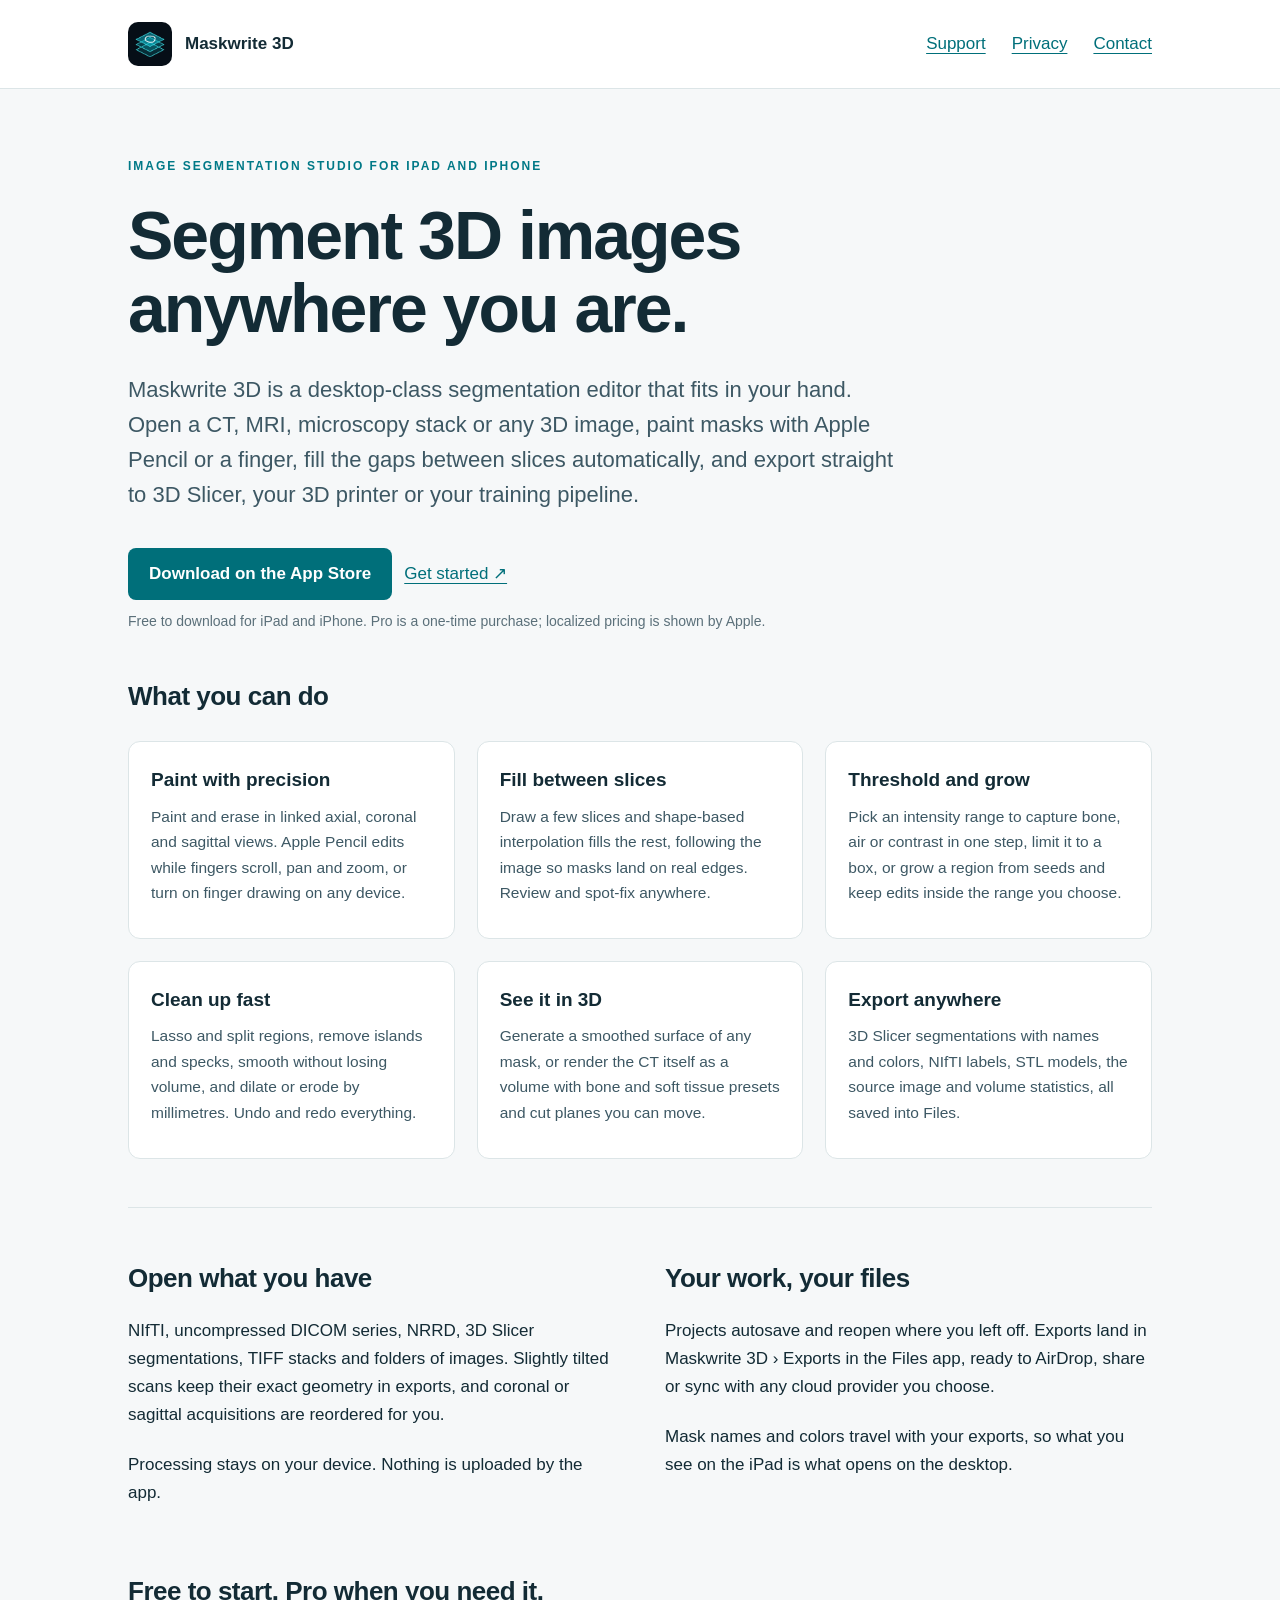
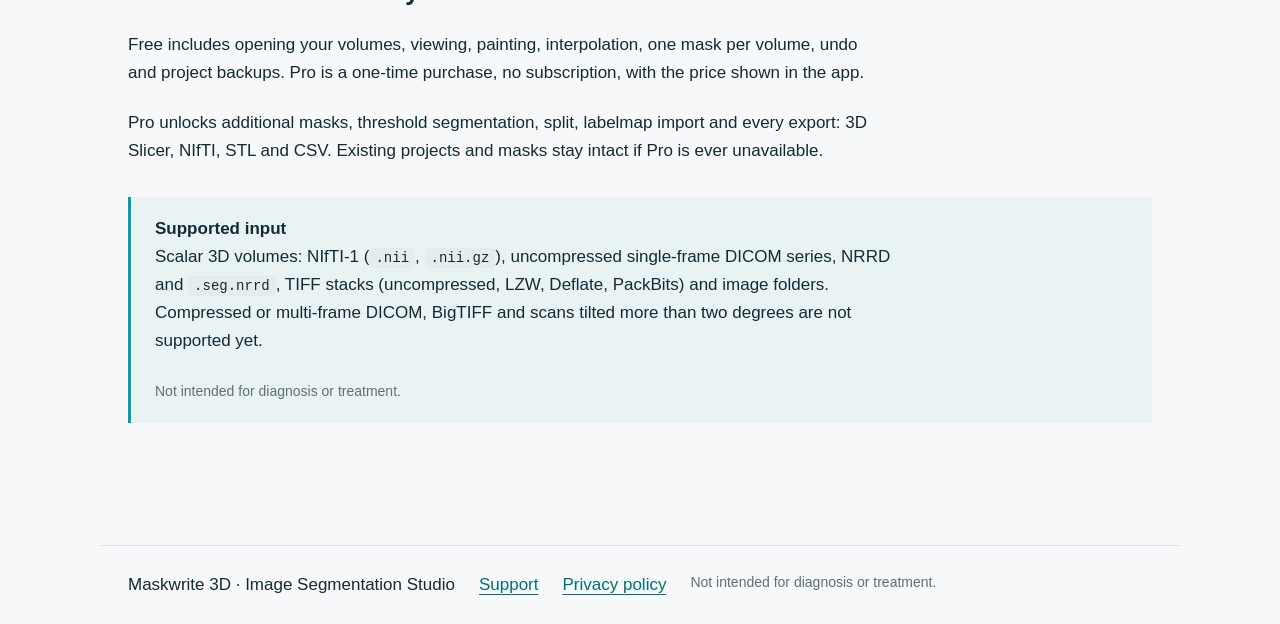
<file: index.html>
<!doctype html><html lang="en"><head><meta charset="utf-8"><meta name="viewport" content="width=device-width,initial-scale=1"><meta name="description" content="Maskwrite 3D: 3D image segmentation for iPad and iPhone. Paint masks with Apple Pencil, interpolate between slices, and export to 3D Slicer or STL."><title>Image Segmentation Studio · Maskwrite 3D</title><link rel="icon" href="icon.png"><link rel="stylesheet" href="style.css"></head><body><header><nav aria-label="Main navigation"><a class="brand" href="./"><img src="./icon.png" alt="">Maskwrite 3D</a><a href="./support/">Support</a><a href="./privacy/">Privacy</a><a href="mailto:MaskWrite3D@outlook.com">Contact</a></nav></header><main><p class="eyebrow">Image Segmentation Studio for iPad and iPhone</p><h1>Segment 3D images<br>anywhere you are.</h1><p class="lead">Maskwrite 3D is a desktop-class segmentation editor that fits in your hand. Open a CT, MRI, microscopy stack or any 3D image, paint masks with Apple Pencil or a finger, fill the gaps between slices automatically, and export straight to 3D Slicer, your 3D printer or your training pipeline.</p><a class="button" href="https://apps.apple.com/us/app/maskwrite-3d/id6829152716">Download on the App Store</a><a href="support/">Get started ↗</a><p class="muted">Free to download for iPad and iPhone. Pro is a one-time purchase; localized pricing is shown by Apple.</p>
<h2>What you can do</h2><div class="grid">
<section class="card"><h3>Paint with precision</h3><p>Paint and erase in linked axial, coronal and sagittal views. Apple Pencil edits while fingers scroll, pan and zoom, or turn on finger drawing on any device.</p></section>
<section class="card"><h3>Fill between slices</h3><p>Draw a few slices and shape-based interpolation fills the rest, following the image so masks land on real edges. Review and spot-fix anywhere.</p></section>
<section class="card"><h3>Threshold and grow</h3><p>Pick an intensity range to capture bone, air or contrast in one step, limit it to a box, or grow a region from seeds and keep edits inside the range you choose.</p></section>
<section class="card"><h3>Clean up fast</h3><p>Lasso and split regions, remove islands and specks, smooth without losing volume, and dilate or erode by millimetres. Undo and redo everything.</p></section>
<section class="card"><h3>See it in 3D</h3><p>Generate a smoothed surface of any mask, or render the CT itself as a volume with bone and soft tissue presets and cut planes you can move.</p></section>
<section class="card"><h3>Export anywhere</h3><p>3D Slicer segmentations with names and colors, NIfTI labels, STL models, the source image and volume statistics, all saved into Files.</p></section>
</div>
<div class="split"><section><h2>Open what you have</h2><p>NIfTI, uncompressed DICOM series, NRRD, 3D Slicer segmentations, TIFF stacks and folders of images. Slightly tilted scans keep their exact geometry in exports, and coronal or sagittal acquisitions are reordered for you.</p><p>Processing stays on your device. Nothing is uploaded by the app.</p></section><section><h2>Your work, your files</h2><p>Projects autosave and reopen where you left off. Exports land in Maskwrite 3D › Exports in the Files app, ready to AirDrop, share or sync with any cloud provider you choose.</p><p>Mask names and colors travel with your exports, so what you see on the iPad is what opens on the desktop.</p></section></div>
<h2>Free to start. Pro when you need it.</h2><p>Free includes opening your volumes, viewing, painting, interpolation, one mask per volume, undo and project backups. Pro is a one-time purchase, no subscription, with the price shown in the app.</p><p>Pro unlocks additional masks, threshold segmentation, split, labelmap import and every export: 3D Slicer, NIfTI, STL and CSV. Existing projects and masks stay intact if Pro is ever unavailable.</p>
<div class="note"><strong>Supported input</strong><p>Scalar 3D volumes: NIfTI-1 (<code>.nii</code>, <code>.nii.gz</code>), uncompressed single-frame DICOM series, NRRD and <code>.seg.nrrd</code>, TIFF stacks (uncompressed, LZW, Deflate, PackBits) and image folders. Compressed or multi-frame DICOM, BigTIFF and scans tilted more than two degrees are not supported yet.</p><span class="muted">Not intended for diagnosis or treatment.</span></div></main><footer><span>Maskwrite 3D · Image Segmentation Studio</span><a href="./support/">Support</a><a href="./privacy/">Privacy policy</a><span class="muted">Not intended for diagnosis or treatment.</span></footer></body></html>
</file>
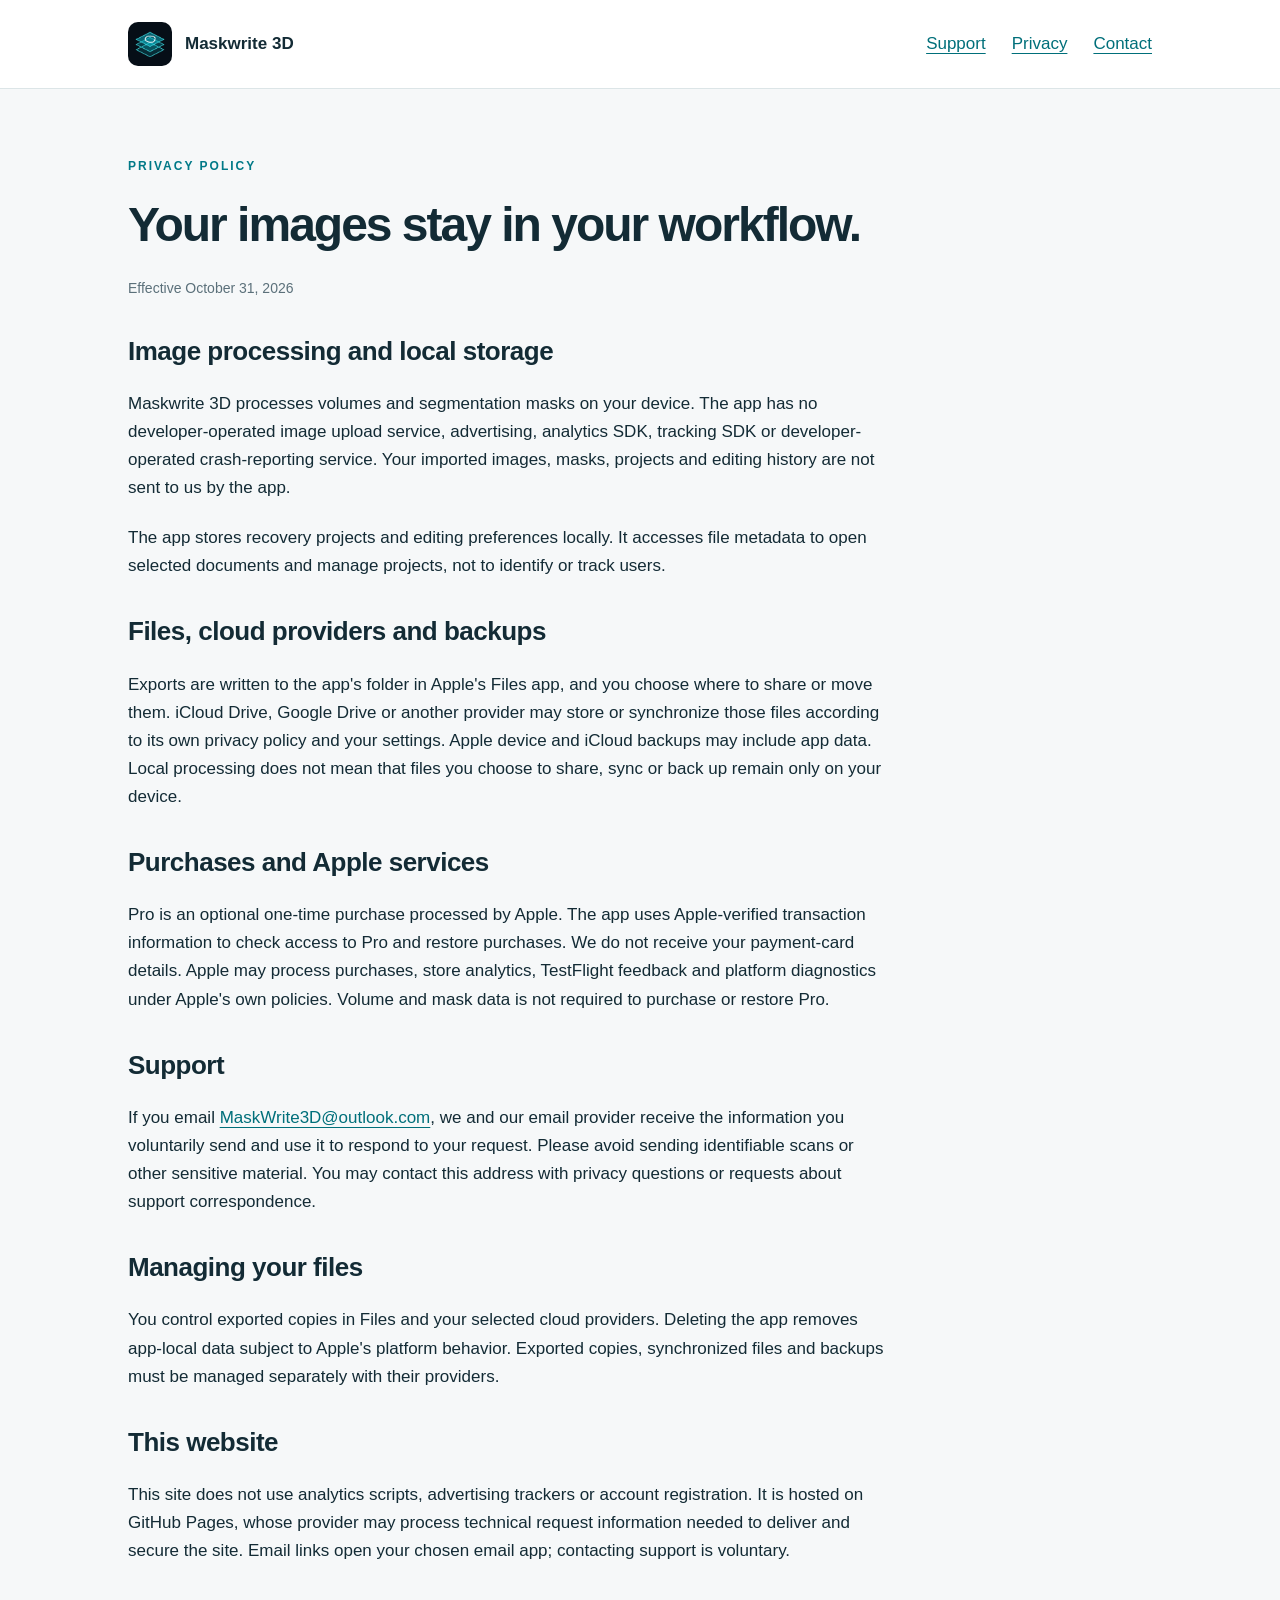
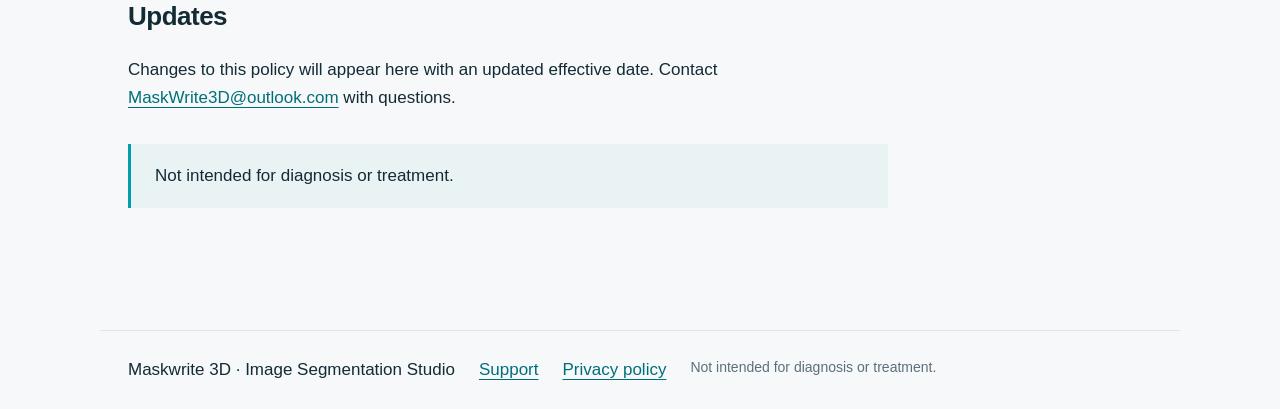
<file: privacy/index.html>
<!doctype html><html lang="en"><head><meta charset="utf-8"><meta name="viewport" content="width=device-width,initial-scale=1"><meta name="description" content="Maskwrite 3D: 3D image segmentation for iPad and iPhone. Paint masks with Apple Pencil, interpolate between slices, and export to 3D Slicer or STL."><title>Privacy policy · Maskwrite 3D</title><link rel="icon" href="../icon.png"><link rel="stylesheet" href="../style.css"></head><body><header><nav aria-label="Main navigation"><a class="brand" href="../"><img src="../icon.png" alt="">Maskwrite 3D</a><a href="../support/">Support</a><a href="../privacy/">Privacy</a><a href="mailto:MaskWrite3D@outlook.com">Contact</a></nav></header><main><article class="legal"><p class="eyebrow">Privacy policy</p><h1>Your images stay in your workflow.</h1><p class="muted">Effective October 31, 2026</p><h2>Image processing and local storage</h2><p>Maskwrite 3D processes volumes and segmentation masks on your device. The app has no developer-operated image upload service, advertising, analytics SDK, tracking SDK or developer-operated crash-reporting service. Your imported images, masks, projects and editing history are not sent to us by the app.</p><p>The app stores recovery projects and editing preferences locally. It accesses file metadata to open selected documents and manage projects, not to identify or track users.</p><h2>Files, cloud providers and backups</h2><p>Exports are written to the app's folder in Apple's Files app, and you choose where to share or move them. iCloud Drive, Google Drive or another provider may store or synchronize those files according to its own privacy policy and your settings. Apple device and iCloud backups may include app data. Local processing does not mean that files you choose to share, sync or back up remain only on your device.</p><h2>Purchases and Apple services</h2><p>Pro is an optional one-time purchase processed by Apple. The app uses Apple-verified transaction information to check access to Pro and restore purchases. We do not receive your payment-card details. Apple may process purchases, store analytics, TestFlight feedback and platform diagnostics under Apple's own policies. Volume and mask data is not required to purchase or restore Pro.</p><h2>Support</h2><p>If you email <a href="mailto:MaskWrite3D@outlook.com">MaskWrite3D@outlook.com</a>, we and our email provider receive the information you voluntarily send and use it to respond to your request. Please avoid sending identifiable scans or other sensitive material. You may contact this address with privacy questions or requests about support correspondence.</p><h2>Managing your files</h2><p>You control exported copies in Files and your selected cloud providers. Deleting the app removes app-local data subject to Apple's platform behavior. Exported copies, synchronized files and backups must be managed separately with their providers.</p><h2>This website</h2><p>This site does not use analytics scripts, advertising trackers or account registration. It is hosted on GitHub Pages, whose provider may process technical request information needed to deliver and secure the site. Email links open your chosen email app; contacting support is voluntary.</p><h2>Updates</h2><p>Changes to this policy will appear here with an updated effective date. Contact <a href="mailto:MaskWrite3D@outlook.com">MaskWrite3D@outlook.com</a> with questions.</p><p class="note">Not intended for diagnosis or treatment.</p></article></main><footer><span>Maskwrite 3D · Image Segmentation Studio</span><a href="../support/">Support</a><a href="../privacy/">Privacy policy</a><span class="muted">Not intended for diagnosis or treatment.</span></footer></body></html>
</file>
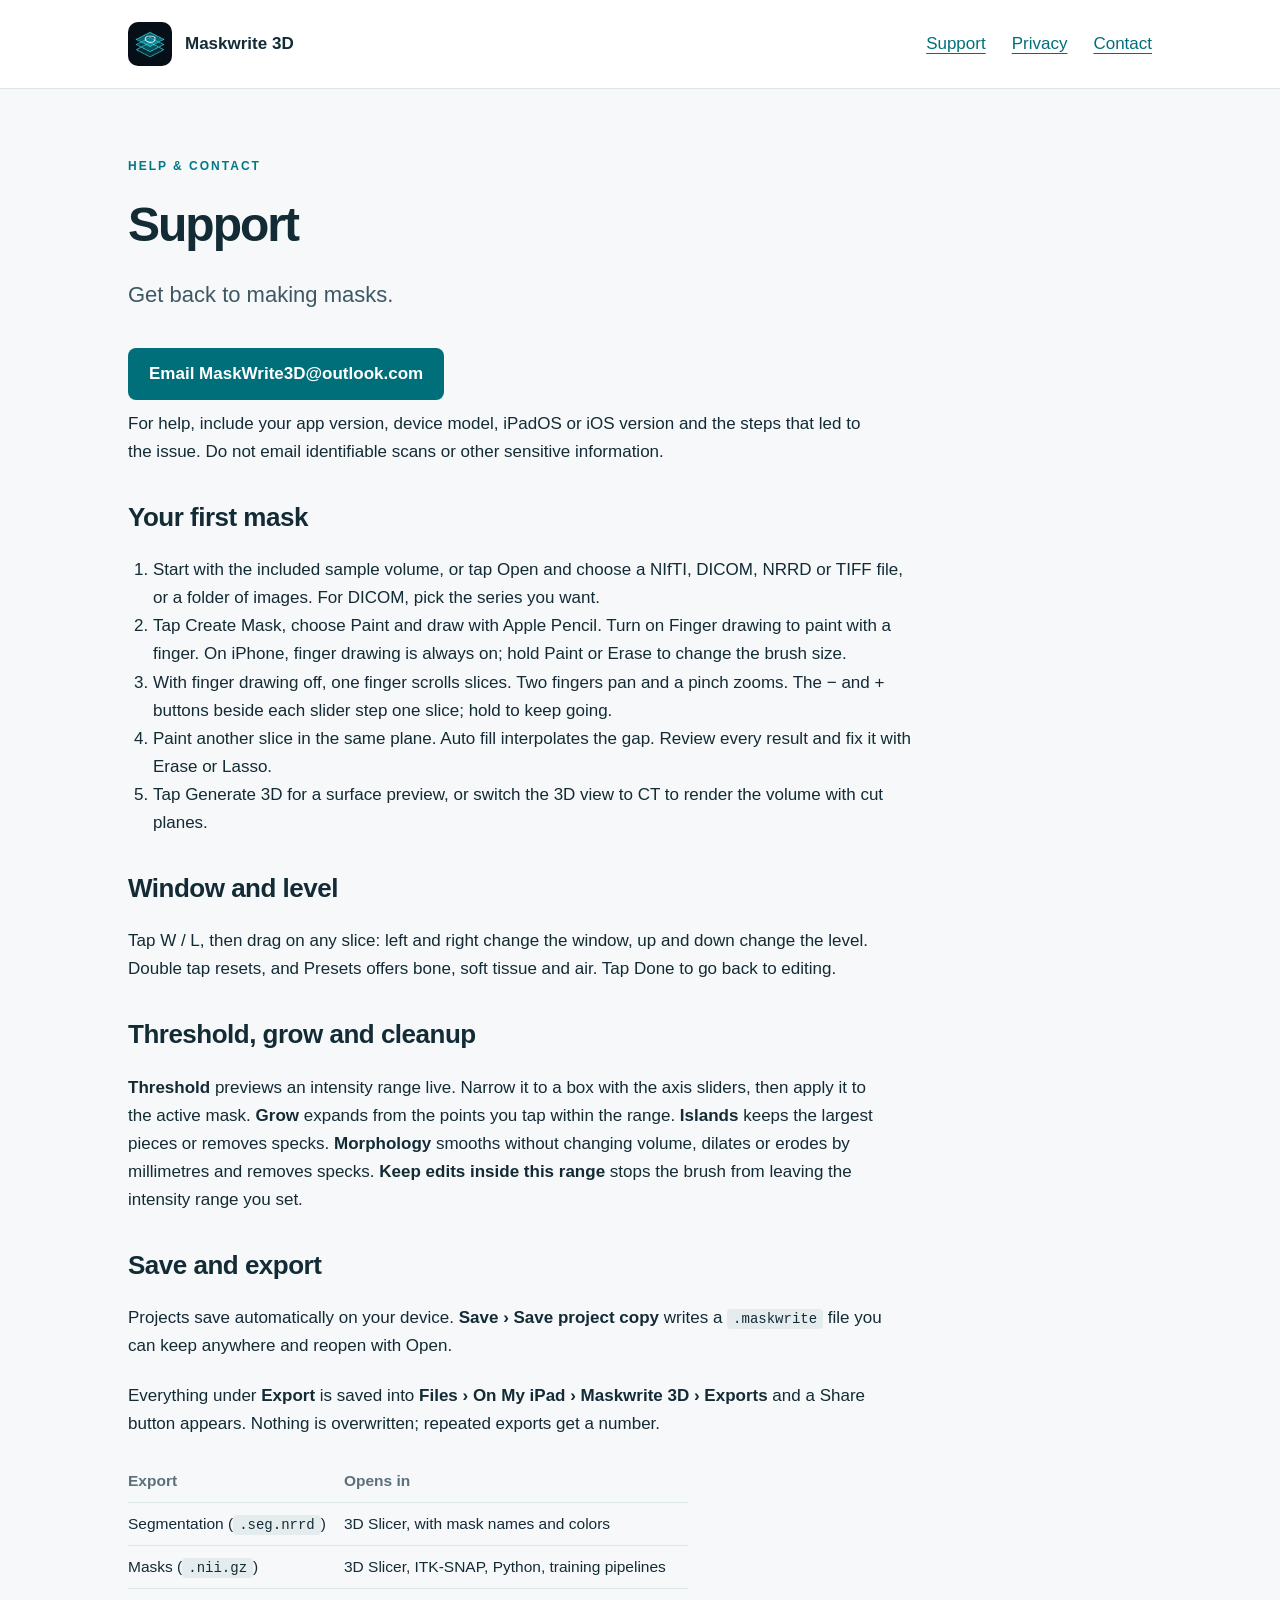
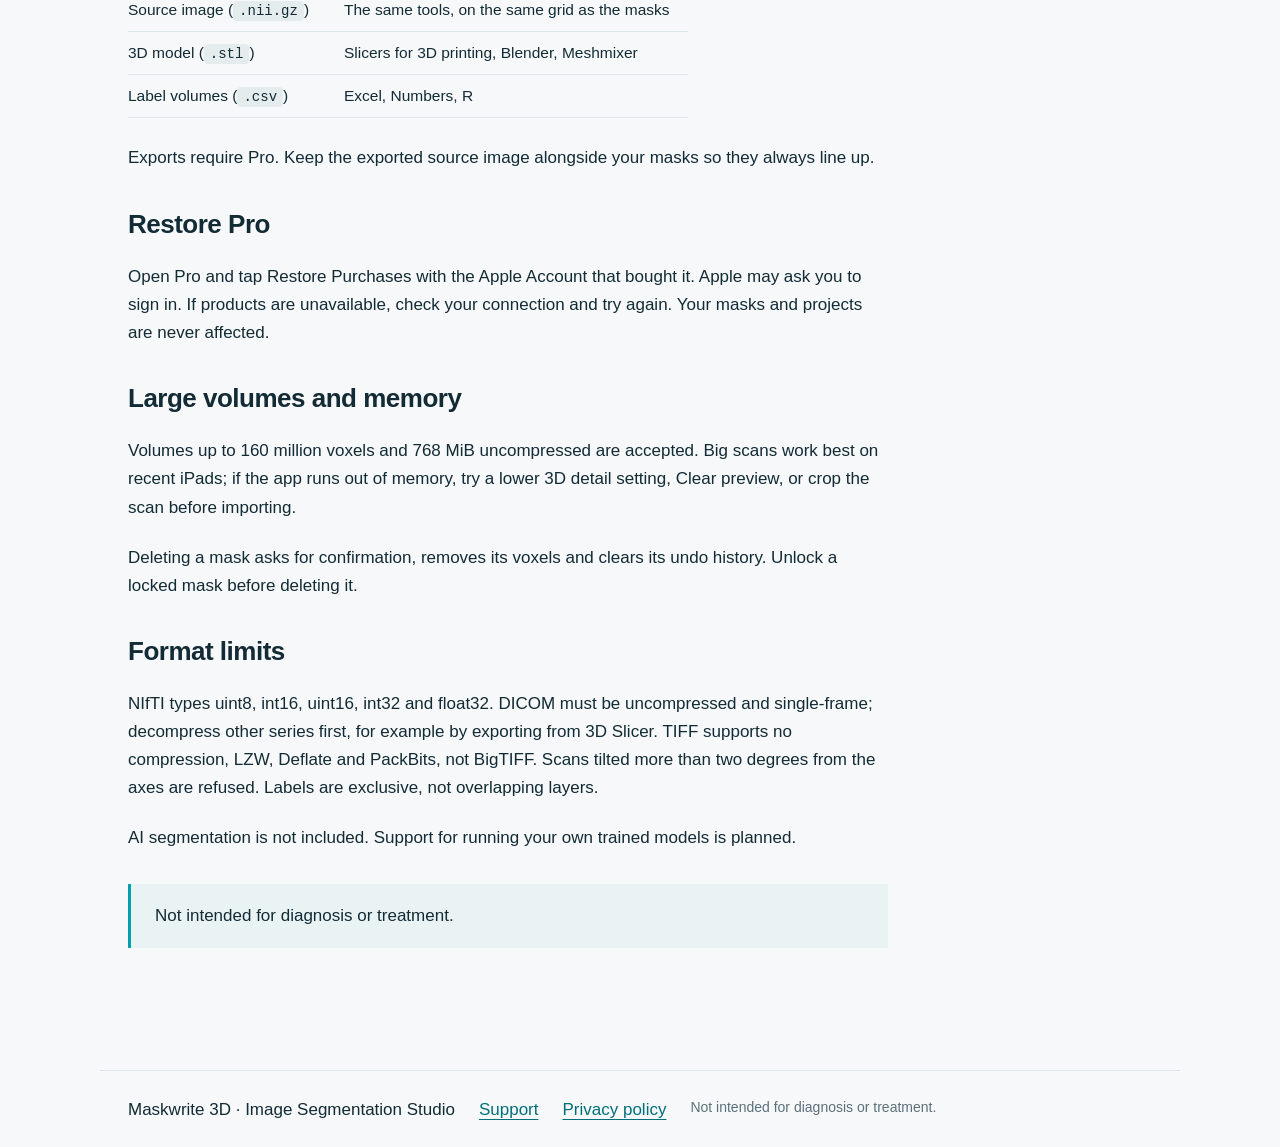
<file: support/index.html>
<!doctype html><html lang="en"><head><meta charset="utf-8"><meta name="viewport" content="width=device-width,initial-scale=1"><meta name="description" content="Maskwrite 3D: 3D image segmentation for iPad and iPhone. Paint masks with Apple Pencil, interpolate between slices, and export to 3D Slicer or STL."><title>Support · Maskwrite 3D</title><link rel="icon" href="../icon.png"><link rel="stylesheet" href="../style.css"></head><body><header><nav aria-label="Main navigation"><a class="brand" href="../"><img src="../icon.png" alt="">Maskwrite 3D</a><a href="../support/">Support</a><a href="../privacy/">Privacy</a><a href="mailto:MaskWrite3D@outlook.com">Contact</a></nav></header><main><article class="legal"><p class="eyebrow">Help &amp; contact</p><h1>Support</h1><p class="lead">Get back to making masks.</p><a class="button" href="mailto:MaskWrite3D@outlook.com?subject=Maskwrite%203D%20support">Email MaskWrite3D@outlook.com</a><p>For help, include your app version, device model, iPadOS or iOS version and the steps that led to the issue. Do not email identifiable scans or other sensitive information.</p>
<h2>Your first mask</h2><ol><li>Start with the included sample volume, or tap Open and choose a NIfTI, DICOM, NRRD or TIFF file, or a folder of images. For DICOM, pick the series you want.</li><li>Tap Create Mask, choose Paint and draw with Apple Pencil. Turn on Finger drawing to paint with a finger. On iPhone, finger drawing is always on; hold Paint or Erase to change the brush size.</li><li>With finger drawing off, one finger scrolls slices. Two fingers pan and a pinch zooms. The − and + buttons beside each slider step one slice; hold to keep going.</li><li>Paint another slice in the same plane. Auto fill interpolates the gap. Review every result and fix it with Erase or Lasso.</li><li>Tap Generate 3D for a surface preview, or switch the 3D view to CT to render the volume with cut planes.</li></ol>
<h2>Window and level</h2><p>Tap W / L, then drag on any slice: left and right change the window, up and down change the level. Double tap resets, and Presets offers bone, soft tissue and air. Tap Done to go back to editing.</p>
<h2>Threshold, grow and cleanup</h2><p><strong>Threshold</strong> previews an intensity range live. Narrow it to a box with the axis sliders, then apply it to the active mask. <strong>Grow</strong> expands from the points you tap within the range. <strong>Islands</strong> keeps the largest pieces or removes specks. <strong>Morphology</strong> smooths without changing volume, dilates or erodes by millimetres and removes specks. <strong>Keep edits inside this range</strong> stops the brush from leaving the intensity range you set.</p>
<h2>Save and export</h2><p>Projects save automatically on your device. <strong>Save › Save project copy</strong> writes a <code>.maskwrite</code> file you can keep anywhere and reopen with Open.</p><p>Everything under <strong>Export</strong> is saved into <strong>Files › On My iPad › Maskwrite 3D › Exports</strong> and a Share button appears. Nothing is overwritten; repeated exports get a number.</p><table><tr><th>Export</th><th>Opens in</th></tr><tr><td>Segmentation (<code>.seg.nrrd</code>)</td><td>3D Slicer, with mask names and colors</td></tr><tr><td>Masks (<code>.nii.gz</code>)</td><td>3D Slicer, ITK-SNAP, Python, training pipelines</td></tr><tr><td>Source image (<code>.nii.gz</code>)</td><td>The same tools, on the same grid as the masks</td></tr><tr><td>3D model (<code>.stl</code>)</td><td>Slicers for 3D printing, Blender, Meshmixer</td></tr><tr><td>Label volumes (<code>.csv</code>)</td><td>Excel, Numbers, R</td></tr></table><p>Exports require Pro. Keep the exported source image alongside your masks so they always line up.</p>
<h2>Restore Pro</h2><p>Open Pro and tap Restore Purchases with the Apple Account that bought it. Apple may ask you to sign in. If products are unavailable, check your connection and try again. Your masks and projects are never affected.</p>
<h2>Large volumes and memory</h2><p>Volumes up to 160 million voxels and 768 MiB uncompressed are accepted. Big scans work best on recent iPads; if the app runs out of memory, try a lower 3D detail setting, Clear preview, or crop the scan before importing.</p><p>Deleting a mask asks for confirmation, removes its voxels and clears its undo history. Unlock a locked mask before deleting it.</p>
<h2>Format limits</h2><p>NIfTI types uint8, int16, uint16, int32 and float32. DICOM must be uncompressed and single-frame; decompress other series first, for example by exporting from 3D Slicer. TIFF supports no compression, LZW, Deflate and PackBits, not BigTIFF. Scans tilted more than two degrees from the axes are refused. Labels are exclusive, not overlapping layers.</p><p>AI segmentation is not included. Support for running your own trained models is planned.</p><p class="note">Not intended for diagnosis or treatment.</p></article></main><footer><span>Maskwrite 3D · Image Segmentation Studio</span><a href="../support/">Support</a><a href="../privacy/">Privacy policy</a><span class="muted">Not intended for diagnosis or treatment.</span></footer></body></html>
</file>
<file: style.css>
*{box-sizing:border-box}body{margin:0;background:#f6f8f9;color:#132b35;font:17px/1.65 -apple-system,BlinkMacSystemFont,"Segoe UI",sans-serif}a{color:#006f7a;text-underline-offset:4px}a:hover{color:#003b45}a:focus-visible,button:focus-visible{outline:3px solid #00a7ba;outline-offset:5px}header{border-bottom:1px solid #dce5e7;background:#fff}nav{max-width:1080px;margin:auto;display:flex;align-items:center;gap:26px;padding:22px 28px;flex-wrap:wrap}.brand{display:flex;gap:13px;align-items:center;font-weight:750;text-decoration:none;color:#132b35;margin-right:auto}.brand img{width:44px;height:44px;border-radius:10px}main{max-width:1080px;margin:auto;padding:68px 28px 90px}h1{font-size:clamp(38px,6vw,68px);line-height:1.08;letter-spacing:-2px;margin:14px 0 26px;max-width:850px}h2{font-size:26px;line-height:1.3;margin-top:46px;letter-spacing:-.5px}h3{font-size:19px;margin:0 0 8px}p,li{max-width:760px}p{margin:0 0 22px}.eyebrow{text-transform:uppercase;color:#007987;letter-spacing:2px;font-size:12px;font-weight:750}.lead{font-size:22px;line-height:1.6;color:#3d5864;max-width:780px}.button{display:inline-block;padding:12px 21px;border-radius:8px;background:#006f7a;color:white;text-decoration:none;font-weight:650;margin:14px 12px 10px 0}.button:hover{background:#004a55;color:#fff}.split{display:grid;grid-template-columns:1fr 1fr;gap:50px;border-top:1px solid #dce5e7;margin-top:48px;padding-top:8px}.grid{display:grid;grid-template-columns:repeat(3,1fr);gap:22px;margin:28px 0 10px}.card{background:#fff;border:1px solid #dce5e7;border-radius:12px;padding:22px 22px 10px}.card p{font-size:15.5px;color:#3d5864}.note{border-left:3px solid #009eaf;padding:18px 24px;background:#eaf3f4;margin:32px 0}.muted{font-size:14px;color:#5b707a}footer{padding:25px 28px;border-top:1px solid #dce5e7;max-width:1080px;margin:auto;display:flex;gap:24px;flex-wrap:wrap}ol,ul{padding-left:25px}.legal{max-width:820px}.legal h1{font-size:48px}.legal h2{margin-top:35px}code{background:#e5ecee;padding:2px 6px;border-radius:4px;font-size:14px}table{border-collapse:collapse;margin:10px 0 26px;font-size:15.5px}td,th{text-align:left;padding:8px 18px 8px 0;border-bottom:1px solid #dce5e7;vertical-align:top}th{color:#5b707a;font-weight:650}@media(max-width:800px){.grid{grid-template-columns:1fr 1fr}}@media(max-width:650px){nav{gap:16px;padding:17px 20px}.brand{width:100%}main{padding:42px 20px 65px}.split,.grid{grid-template-columns:1fr;gap:14px}.legal h1{font-size:38px}footer{padding:24px 20px}.lead{font-size:20px}}
</file>
